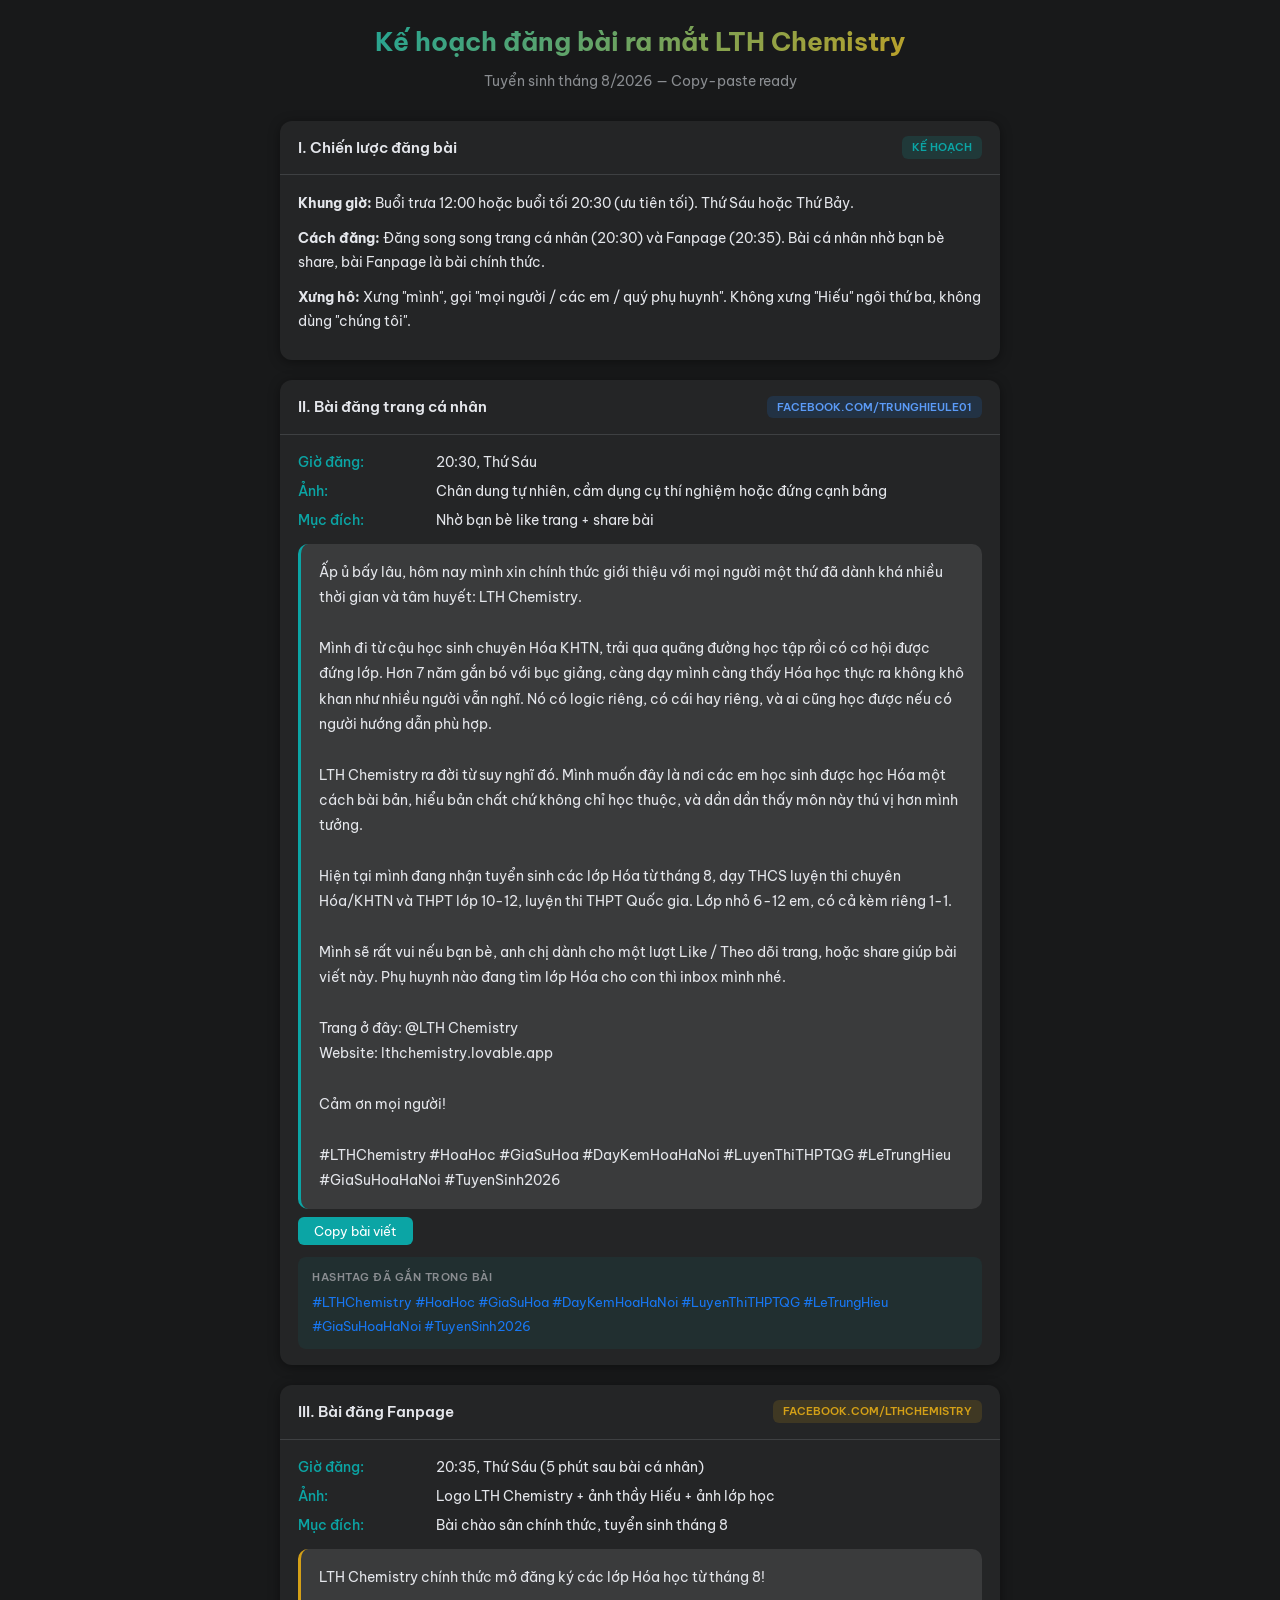
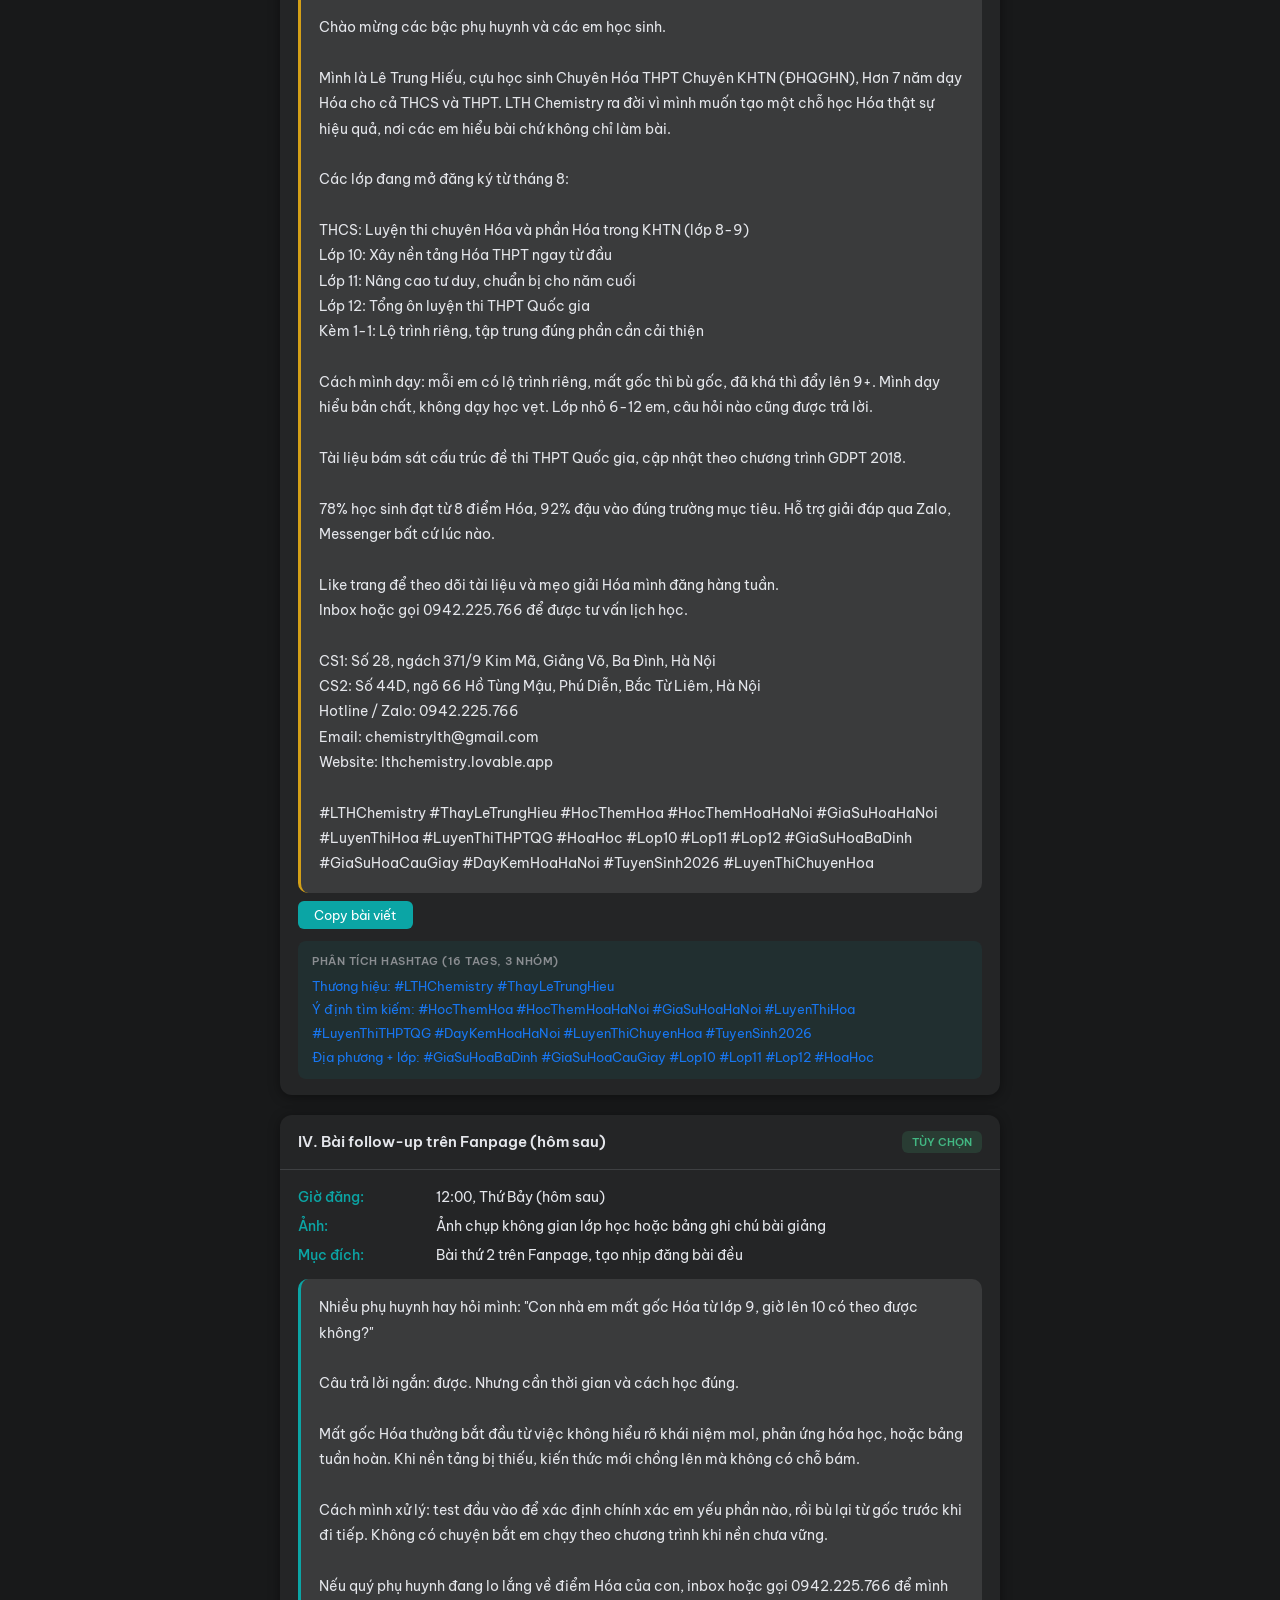
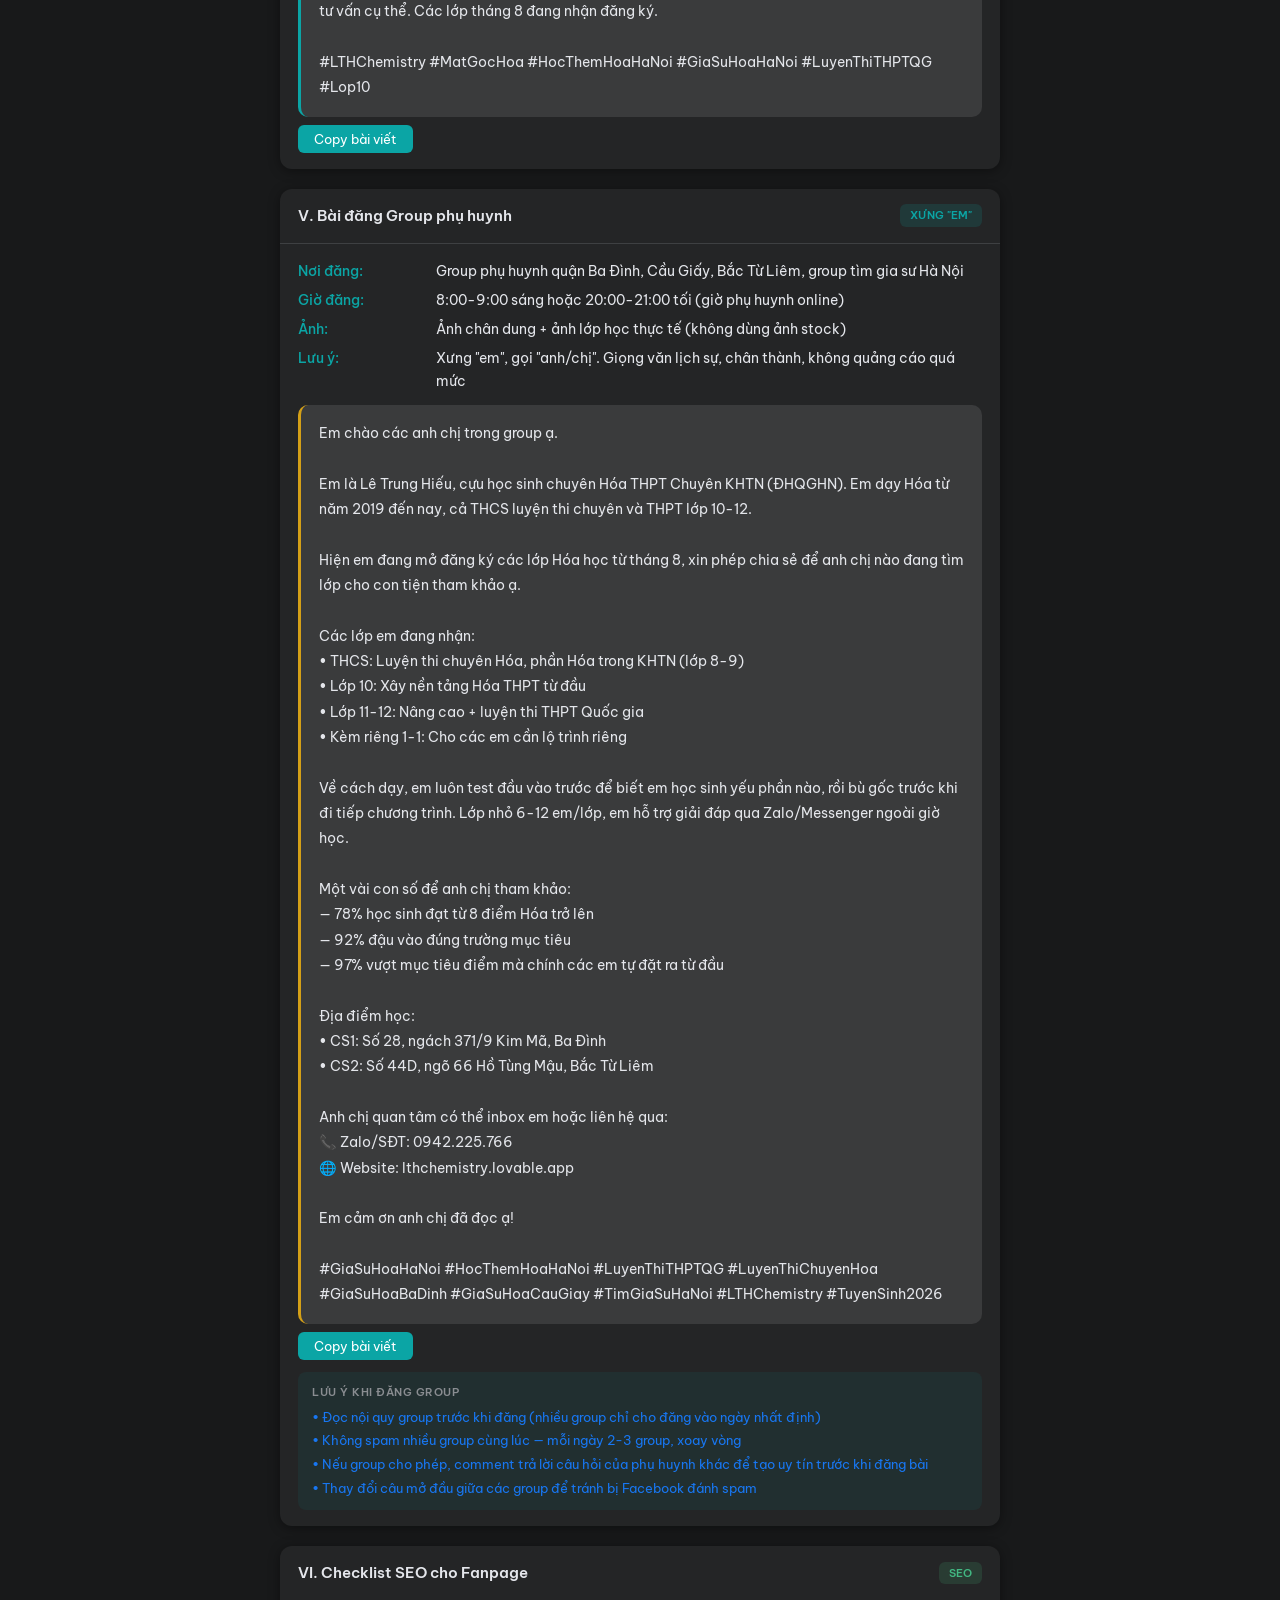
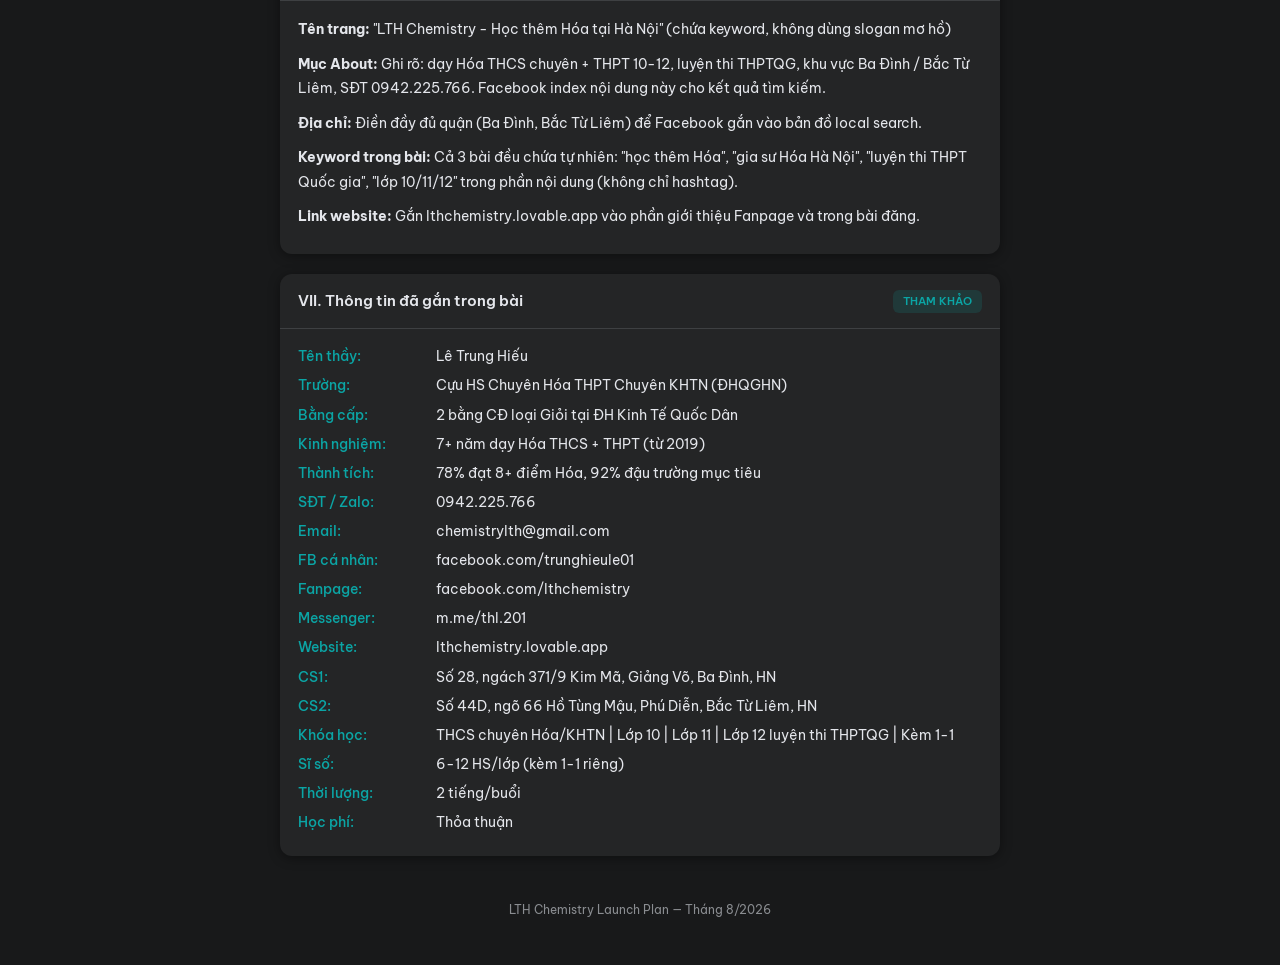
<file: docs/ke-hoach-ra-mat.html>
<!DOCTYPE html>
<html lang="vi">
<head>
    <meta charset="UTF-8">
    <meta name="viewport" content="width=device-width, initial-scale=1.0">
    <title>Kế hoạch ra mắt LTH Chemistry - Tháng 8/2026</title>
    <style>
        @import url('https://fonts.googleapis.com/css2?family=Be+Vietnam+Pro:wght@400;500;600;700&display=swap');
        * { margin: 0; padding: 0; box-sizing: border-box; }
        body {
            font-family: 'Be Vietnam Pro', sans-serif;
            background: #18191A; color: #E4E6EB;
            padding: 20px 16px; line-height: 1.7;
        }
        .container { max-width: 720px; margin: 0 auto; }
        h1 {
            font-size: 1.6rem; font-weight: 700; text-align: center;
            background: linear-gradient(135deg, #0BA5A5, #D4A017);
            -webkit-background-clip: text; -webkit-text-fill-color: transparent;
            margin-bottom: 6px;
        }
        .sub { text-align: center; color: #8A8D91; font-size: 0.85rem; margin-bottom: 28px; }
        .section {
            background: #242526; border-radius: 12px; margin-bottom: 20px;
            box-shadow: 0 2px 12px rgba(0,0,0,0.4); overflow: hidden;
        }
        .section-title {
            padding: 14px 18px; border-bottom: 1px solid #3E4042;
            font-weight: 600; font-size: 0.95rem; display: flex; align-items: center; gap: 10px;
        }
        .badge {
            margin-left: auto; padding: 2px 10px; border-radius: 6px;
            font-size: 0.68rem; font-weight: 600; text-transform: uppercase;
        }
        .b-blue { background: rgba(24,119,242,0.15); color: #5B9BF7; }
        .b-gold { background: rgba(212,160,23,0.15); color: #D4A017; }
        .b-teal { background: rgba(11,165,165,0.15); color: #0BA5A5; }
        .b-green { background: rgba(66,184,131,0.15); color: #42B883; }
        .body { padding: 16px 18px; font-size: 0.9rem; }
        .body p { margin-bottom: 10px; }
        .post-box {
            background: #3A3B3C; border-radius: 10px; padding: 16px 18px;
            margin-top: 12px; border-left: 3px solid #0BA5A5;
            white-space: pre-wrap; line-height: 1.8; font-size: 0.88rem;
        }
        .post-box.gold { border-left-color: #D4A017; }
        .tags {
            margin-top: 12px; padding: 10px 14px; border-radius: 8px;
            background: rgba(11,165,165,0.08); font-size: 0.82rem;
            color: #1877F2; line-height: 1.8;
        }
        .tags .label { display: block; font-size: 0.7rem; color: #8A8D91; margin-bottom: 4px; font-weight: 600; text-transform: uppercase; letter-spacing: 0.5px; }
        .note {
            background: rgba(212,160,23,0.1); border-radius: 8px;
            padding: 10px 14px; margin-top: 10px; font-size: 0.8rem; color: #D4A017;
        }
        .kv { display: flex; gap: 8px; margin-bottom: 6px; font-size: 0.85rem; }
        .kv .k { color: #0BA5A5; font-weight: 500; min-width: 130px; flex-shrink: 0; }
        .copy-btn {
            display: inline-block; margin-top: 8px; padding: 6px 16px;
            background: #0BA5A5; color: #fff; border: none; border-radius: 6px;
            font-size: 0.8rem; cursor: pointer; font-family: inherit;
        }
        .copy-btn:hover { background: #099090; }
        .footer { text-align: center; padding: 24px; color: #8A8D91; font-size: 0.75rem; }
        @media print { body { background: #fff; color: #222; } .section { box-shadow: none; border: 1px solid #ddd; } .post-box { background: #f5f5f5; } }
    </style>
</head>
<body>
<div class="container">

<h1>Kế hoạch đăng bài ra mắt LTH Chemistry</h1>
<p class="sub">Tuyển sinh tháng 8/2026 — Copy-paste ready</p>

<!-- CHIẾN LƯỢC -->
<div class="section">
    <div class="section-title">I. Chiến lược đăng bài <span class="badge b-teal">Kế hoạch</span></div>
    <div class="body">
        <p><strong>Khung giờ:</strong> Buổi trưa 12:00 hoặc buổi tối 20:30 (ưu tiên tối). Thứ Sáu hoặc Thứ Bảy.</p>
        <p><strong>Cách đăng:</strong> Đăng song song trang cá nhân (20:30) và Fanpage (20:35). Bài cá nhân nhờ bạn bè share, bài Fanpage là bài chính thức.</p>
        <p><strong>Xưng hô:</strong> Xưng "mình", gọi "mọi người / các em / quý phụ huynh". Không xưng "Hiếu" ngôi thứ ba, không dùng "chúng tôi".</p>
    </div>
</div>

<!-- BÀI 1: TRANG CÁ NHÂN -->
<div class="section">
    <div class="section-title">II. Bài đăng trang cá nhân <span class="badge b-blue">facebook.com/trunghieule01</span></div>
    <div class="body">
        <div class="kv"><span class="k">Giờ đăng:</span><span>20:30, Thứ Sáu</span></div>
        <div class="kv"><span class="k">Ảnh:</span><span>Chân dung tự nhiên, cầm dụng cụ thí nghiệm hoặc đứng cạnh bảng</span></div>
        <div class="kv"><span class="k">Mục đích:</span><span>Nhờ bạn bè like trang + share bài</span></div>

        <div class="post-box" id="post1">Ấp ủ bấy lâu, hôm nay mình xin chính thức giới thiệu với mọi người một thứ đã dành khá nhiều thời gian và tâm huyết: LTH Chemistry.

Mình đi từ cậu học sinh chuyên Hóa KHTN, trải qua quãng đường học tập rồi có cơ hội được đứng lớp. Hơn 7 năm gắn bó với bục giảng, càng dạy mình càng thấy Hóa học thực ra không khô khan như nhiều người vẫn nghĩ. Nó có logic riêng, có cái hay riêng, và ai cũng học được nếu có người hướng dẫn phù hợp.

LTH Chemistry ra đời từ suy nghĩ đó. Mình muốn đây là nơi các em học sinh được học Hóa một cách bài bản, hiểu bản chất chứ không chỉ học thuộc, và dần dần thấy môn này thú vị hơn mình tưởng.

Hiện tại mình đang nhận tuyển sinh các lớp Hóa từ tháng 8, dạy THCS luyện thi chuyên Hóa/KHTN và THPT lớp 10-12, luyện thi THPT Quốc gia. Lớp nhỏ 6-12 em, có cả kèm riêng 1-1.

Mình sẽ rất vui nếu bạn bè, anh chị dành cho một lượt Like / Theo dõi trang, hoặc share giúp bài viết này. Phụ huynh nào đang tìm lớp Hóa cho con thì inbox mình nhé.

Trang ở đây: @LTH Chemistry
Website: lthchemistry.lovable.app

Cảm ơn mọi người!

#LTHChemistry #HoaHoc #GiaSuHoa #DayKemHoaHaNoi #LuyenThiTHPTQG #LeTrungHieu #GiaSuHoaHaNoi #TuyenSinh2026</div>
        <button class="copy-btn" onclick="copyText('post1')">Copy bài viết</button>

        <div class="tags">
            <span class="label">Hashtag đã gắn trong bài</span>
            #LTHChemistry #HoaHoc #GiaSuHoa #DayKemHoaHaNoi #LuyenThiTHPTQG #LeTrungHieu #GiaSuHoaHaNoi #TuyenSinh2026
        </div>
    </div>
</div>

<!-- BÀI 2: FANPAGE -->
<div class="section">
    <div class="section-title">III. Bài đăng Fanpage <span class="badge b-gold">facebook.com/lthchemistry</span></div>
    <div class="body">
        <div class="kv"><span class="k">Giờ đăng:</span><span>20:35, Thứ Sáu (5 phút sau bài cá nhân)</span></div>
        <div class="kv"><span class="k">Ảnh:</span><span>Logo LTH Chemistry + ảnh thầy Hiếu + ảnh lớp học</span></div>
        <div class="kv"><span class="k">Mục đích:</span><span>Bài chào sân chính thức, tuyển sinh tháng 8</span></div>

        <div class="post-box gold" id="post2">LTH Chemistry chính thức mở đăng ký các lớp Hóa học từ tháng 8!

Chào mừng các bậc phụ huynh và các em học sinh.

Mình là Lê Trung Hiếu, cựu học sinh Chuyên Hóa THPT Chuyên KHTN (ĐHQGHN), hơn 7 năm dạy Hóa cho cả THCS và THPT. LTH Chemistry ra đời vì mình muốn tạo một chỗ học Hóa thật sự hiệu quả, nơi các em hiểu bài chứ không chỉ làm bài.

Các lớp đang mở đăng ký từ tháng 8:

THCS: Luyện thi chuyên Hóa và phần Hóa trong KHTN (lớp 8-9)
Lớp 10: Xây nền tảng Hóa THPT ngay từ đầu
Lớp 11: Nâng cao tư duy, chuẩn bị cho năm cuối
Lớp 12: Tổng ôn luyện thi THPT Quốc gia
Kèm 1-1: Lộ trình riêng, tập trung đúng phần cần cải thiện

Cách mình dạy: mỗi em có lộ trình riêng, mất gốc thì bù gốc, đã khá thì đẩy lên 9+. Mình dạy hiểu bản chất, không dạy học vẹt. Lớp nhỏ 6-12 em, câu hỏi nào cũng được trả lời.

Tài liệu bám sát cấu trúc đề thi THPT Quốc gia, cập nhật theo chương trình GDPT 2018.

78% học sinh đạt từ 8 điểm Hóa, 92% đậu vào đúng trường mục tiêu. Hỗ trợ giải đáp qua Zalo, Messenger bất cứ lúc nào.

Like trang để theo dõi tài liệu và mẹo giải Hóa mình đăng hàng tuần.
Inbox hoặc gọi 0942.225.766 để được tư vấn lịch học.

CS1: Số 28, ngách 371/9 Kim Mã, Giảng Võ, Ba Đình, Hà Nội
CS2: Số 44D, ngõ 66 Hồ Tùng Mậu, Phú Diễn, Bắc Từ Liêm, Hà Nội
Hotline / Zalo: 0942.225.766
Email: chemistrylth@gmail.com
Website: lthchemistry.lovable.app

#LTHChemistry #ThayLeTrungHieu #HocThemHoa #HocThemHoaHaNoi #GiaSuHoaHaNoi #LuyenThiHoa #LuyenThiTHPTQG #HoaHoc #Lop10 #Lop11 #Lop12 #GiaSuHoaBaDinh #GiaSuHoaCauGiay #DayKemHoaHaNoi #TuyenSinh2026 #LuyenThiChuyenHoa</div>
        <button class="copy-btn" onclick="copyText('post2')">Copy bài viết</button>

        <div class="tags">
            <span class="label">Phân tích hashtag (16 tags, 3 nhóm)</span>
            Thương hiệu: #LTHChemistry #ThayLeTrungHieu<br>
            Ý định tìm kiếm: #HocThemHoa #HocThemHoaHaNoi #GiaSuHoaHaNoi #LuyenThiHoa #LuyenThiTHPTQG #DayKemHoaHaNoi #LuyenThiChuyenHoa #TuyenSinh2026<br>
            Địa phương + lớp: #GiaSuHoaBaDinh #GiaSuHoaCauGiay #Lop10 #Lop11 #Lop12 #HoaHoc
        </div>
    </div>
</div>

<!-- BÀI 3: FOLLOW-UP (Ngày hôm sau) -->
<div class="section">
    <div class="section-title">IV. Bài follow-up trên Fanpage (hôm sau) <span class="badge b-green">Tùy chọn</span></div>
    <div class="body">
        <div class="kv"><span class="k">Giờ đăng:</span><span>12:00, Thứ Bảy (hôm sau)</span></div>
        <div class="kv"><span class="k">Ảnh:</span><span>Ảnh chụp không gian lớp học hoặc bảng ghi chú bài giảng</span></div>
        <div class="kv"><span class="k">Mục đích:</span><span>Bài thứ 2 trên Fanpage, tạo nhịp đăng bài đều</span></div>

        <div class="post-box" id="post3">Nhiều phụ huynh hay hỏi mình: "Con nhà em mất gốc Hóa từ lớp 9, giờ lên 10 có theo được không?"

Câu trả lời ngắn: được. Nhưng cần thời gian và cách học đúng.

Mất gốc Hóa thường bắt đầu từ việc không hiểu rõ khái niệm mol, phản ứng hóa học, hoặc bảng tuần hoàn. Khi nền tảng bị thiếu, kiến thức mới chồng lên mà không có chỗ bám.

Cách mình xử lý: test đầu vào để xác định chính xác em yếu phần nào, rồi bù lại từ gốc trước khi đi tiếp. Không có chuyện bắt em chạy theo chương trình khi nền chưa vững.

Nếu quý phụ huynh đang lo lắng về điểm Hóa của con, inbox hoặc gọi 0942.225.766 để mình tư vấn cụ thể. Các lớp tháng 8 đang nhận đăng ký.

#LTHChemistry #MatGocHoa #HocThemHoaHaNoi #GiaSuHoaHaNoi #LuyenThiTHPTQG #Lop10</div>
        <button class="copy-btn" onclick="copyText('post3')">Copy bài viết</button>
    </div>
</div>

<!-- BÀI 4: GROUP PHỤ HUYNH -->
<div class="section">
    <div class="section-title">V. Bài đăng Group phụ huynh <span class="badge b-teal">Xưng "em"</span></div>
    <div class="body">
        <div class="kv"><span class="k">Nơi đăng:</span><span>Group phụ huynh quận Ba Đình, Cầu Giấy, Bắc Từ Liêm, group tìm gia sư Hà Nội</span></div>
        <div class="kv"><span class="k">Giờ đăng:</span><span>8:00-9:00 sáng hoặc 20:00-21:00 tối (giờ phụ huynh online)</span></div>
        <div class="kv"><span class="k">Ảnh:</span><span>Ảnh chân dung + ảnh lớp học thực tế (không dùng ảnh stock)</span></div>
        <div class="kv"><span class="k">Lưu ý:</span><span>Xưng "em", gọi "anh/chị". Giọng văn lịch sự, chân thành, không quảng cáo quá mức</span></div>

        <div class="post-box gold" id="post4">Em chào các anh chị trong group ạ.

Em là Lê Trung Hiếu, cựu học sinh chuyên Hóa THPT Chuyên KHTN (ĐHQGHN). Em dạy Hóa từ năm 2019 đến nay, cả THCS luyện thi chuyên và THPT lớp 10-12.

Hiện em đang mở đăng ký các lớp Hóa học từ tháng 8, xin phép chia sẻ để anh chị nào đang tìm lớp cho con tiện tham khảo ạ.

Các lớp em đang nhận:
• THCS: Luyện thi chuyên Hóa, phần Hóa trong KHTN (lớp 8-9)
• Lớp 10: Xây nền tảng Hóa THPT từ đầu
• Lớp 11-12: Nâng cao + luyện thi THPT Quốc gia
• Kèm riêng 1-1: Cho các em cần lộ trình riêng

Về cách dạy, em luôn test đầu vào trước để biết em học sinh yếu phần nào, rồi bù gốc trước khi đi tiếp chương trình. Lớp nhỏ 6-12 em/lớp, em hỗ trợ giải đáp qua Zalo/Messenger ngoài giờ học.

Một vài con số để anh chị tham khảo:
— 78% học sinh đạt từ 8 điểm Hóa trở lên
— 92% đậu vào đúng trường mục tiêu
— 97% vượt mục tiêu điểm mà chính các em tự đặt ra từ đầu

Địa điểm học:
• CS1: Số 28, ngách 371/9 Kim Mã, Ba Đình
• CS2: Số 44D, ngõ 66 Hồ Tùng Mậu, Bắc Từ Liêm

Anh chị quan tâm có thể inbox em hoặc liên hệ qua:
📞 Zalo/SĐT: 0942.225.766
🌐 Website: lthchemistry.lovable.app

Em cảm ơn anh chị đã đọc ạ!

#GiaSuHoaHaNoi #HocThemHoaHaNoi #LuyenThiTHPTQG #LuyenThiChuyenHoa #GiaSuHoaBaDinh #GiaSuHoaCauGiay #TimGiaSuHaNoi #LTHChemistry #TuyenSinh2026</div>
        <button class="copy-btn" onclick="copyText('post4')">Copy bài viết</button>

        <div class="tags">
            <span class="label">Lưu ý khi đăng group</span>
            • Đọc nội quy group trước khi đăng (nhiều group chỉ cho đăng vào ngày nhất định)<br>
            • Không spam nhiều group cùng lúc — mỗi ngày 2-3 group, xoay vòng<br>
            • Nếu group cho phép, comment trả lời câu hỏi của phụ huynh khác để tạo uy tín trước khi đăng bài<br>
            • Thay đổi câu mở đầu giữa các group để tránh bị Facebook đánh spam
        </div>
    </div>
</div>

<!-- SEO CHECKLIST -->
<div class="section">
    <div class="section-title">VI. Checklist SEO cho Fanpage <span class="badge b-green">SEO</span></div>
    <div class="body">
        <p><strong>Tên trang:</strong> "LTH Chemistry - Học thêm Hóa tại Hà Nội" (chứa keyword, không dùng slogan mơ hồ)</p>
        <p><strong>Mục About:</strong> Ghi rõ: dạy Hóa THCS chuyên + THPT 10-12, luyện thi THPTQG, khu vực Ba Đình / Bắc Từ Liêm, SĐT 0942.225.766. Facebook index nội dung này cho kết quả tìm kiếm.</p>
        <p><strong>Địa chỉ:</strong> Điền đầy đủ quận (Ba Đình, Bắc Từ Liêm) để Facebook gắn vào bản đồ local search.</p>
        <p><strong>Keyword trong bài:</strong> Cả 3 bài đều chứa tự nhiên: "học thêm Hóa", "gia sư Hóa Hà Nội", "luyện thi THPT Quốc gia", "lớp 10/11/12" trong phần nội dung (không chỉ hashtag).</p>
        <p><strong>Link website:</strong> Gắn lthchemistry.lovable.app vào phần giới thiệu Fanpage và trong bài đăng.</p>
    </div>
</div>

<!-- THÔNG TIN ĐÃ DÙNG -->
<div class="section">
    <div class="section-title">VII. Thông tin đã gắn trong bài <span class="badge b-teal">Tham khảo</span></div>
    <div class="body">
        <div class="kv"><span class="k">Tên thầy:</span><span>Lê Trung Hiếu</span></div>
        <div class="kv"><span class="k">Trường:</span><span>Cựu HS Chuyên Hóa THPT Chuyên KHTN (ĐHQGHN)</span></div>
        <div class="kv"><span class="k">Bằng cấp:</span><span>2 bằng CĐ loại Giỏi tại ĐH Kinh Tế Quốc Dân</span></div>
        <div class="kv"><span class="k">Kinh nghiệm:</span><span>7+ năm dạy Hóa THCS + THPT (từ 2019)</span></div>
        <div class="kv"><span class="k">Thành tích:</span><span>78% đạt 8+ điểm Hóa, 92% đậu trường mục tiêu</span></div>
        <div class="kv"><span class="k">SĐT / Zalo:</span><span>0942.225.766</span></div>
        <div class="kv"><span class="k">Email:</span><span>chemistrylth@gmail.com</span></div>
        <div class="kv"><span class="k">FB cá nhân:</span><span>facebook.com/trunghieule01</span></div>
        <div class="kv"><span class="k">Fanpage:</span><span>facebook.com/lthchemistry</span></div>
        <div class="kv"><span class="k">Messenger:</span><span>m.me/thl.201</span></div>
        <div class="kv"><span class="k">Website:</span><span>lthchemistry.lovable.app</span></div>
        <div class="kv"><span class="k">CS1:</span><span>Số 28, ngách 371/9 Kim Mã, Giảng Võ, Ba Đình, HN</span></div>
        <div class="kv"><span class="k">CS2:</span><span>Số 44D, ngõ 66 Hồ Tùng Mậu, Phú Diễn, Bắc Từ Liêm, HN</span></div>
        <div class="kv"><span class="k">Khóa học:</span><span>THCS chuyên Hóa/KHTN | Lớp 10 | Lớp 11 | Lớp 12 luyện thi THPTQG | Kèm 1-1</span></div>
        <div class="kv"><span class="k">Sĩ số:</span><span>6-12 HS/lớp (kèm 1-1 riêng)</span></div>
        <div class="kv"><span class="k">Thời lượng:</span><span>2 tiếng/buổi</span></div>
        <div class="kv"><span class="k">Học phí:</span><span>Thỏa thuận</span></div>
    </div>
</div>

</div>

<div class="footer">LTH Chemistry Launch Plan — Tháng 8/2026</div>

<script>
function copyText(id) {
    const el = document.getElementById(id);
    const text = el.innerText;
    navigator.clipboard.writeText(text).then(() => {
        const btn = el.nextElementSibling;
        const orig = btn.textContent;
        btn.textContent = 'Copied!';
        btn.style.background = '#D4A017';
        setTimeout(() => { btn.textContent = orig; btn.style.background = ''; }, 2000);
    });
}
</script>
<!-- Auto-update năm kinh nghiệm: currentYear - 2019 -->
<script>
(function() {
    var y = new Date().getFullYear() - 2019;
    document.querySelectorAll('.post-box, .kv span').forEach(function(el) {
        el.innerHTML = el.innerHTML
            .replace(/[Hh]ơn \d+ năm/g, 'Hơn ' + y + ' năm')
            .replace(/\d+\+\s*năm/g, y + '+ năm');
    });
})();
</script>
</body>
</html>
</file>
